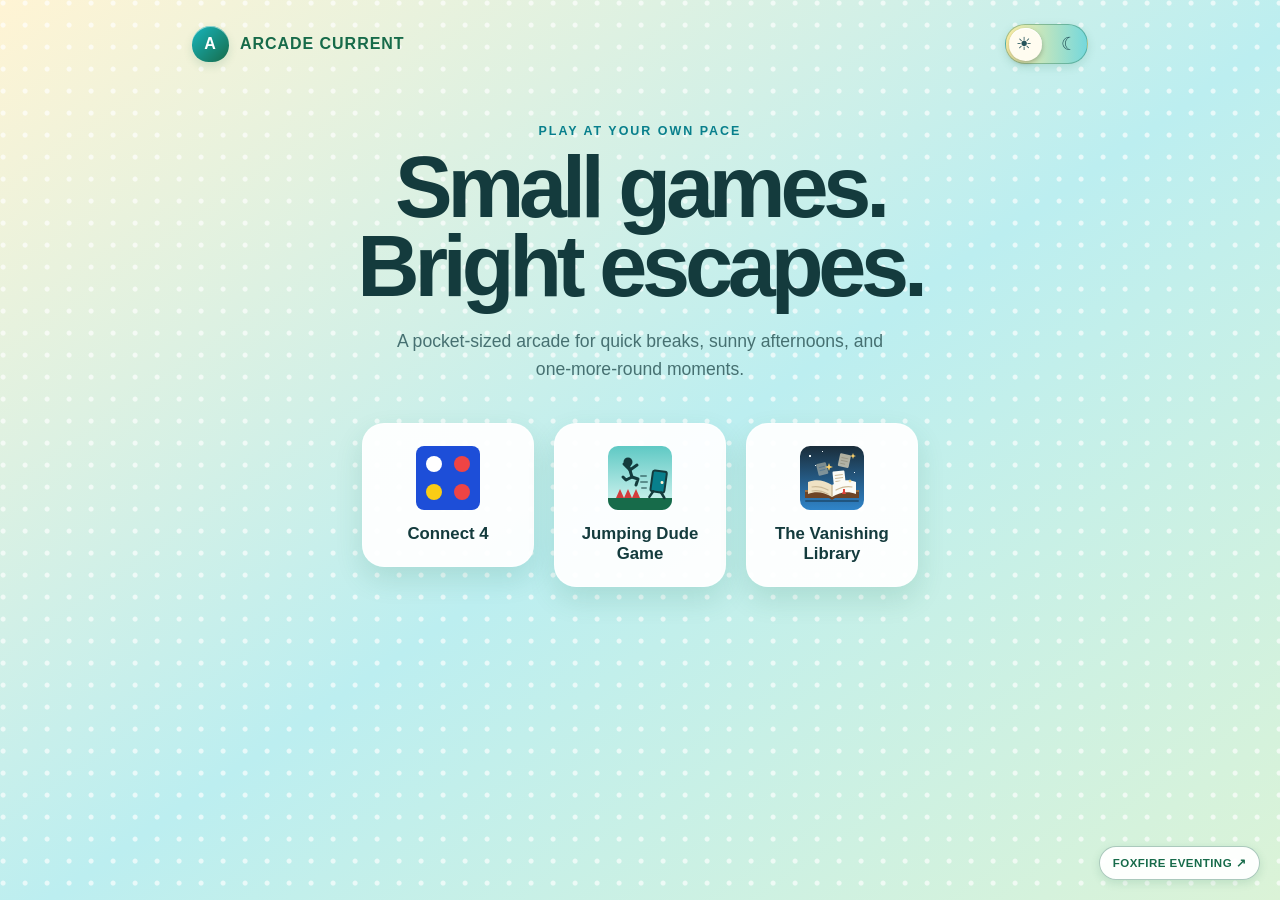
<file: index.html>
<!DOCTYPE html>
<!-- a comment -->
<html lang="en" data-theme="light">
<head>
  <meta charset="UTF-8">
  <meta name="viewport" content="width=device-width, initial-scale=1">
  <meta name="theme-color" content="#e9f7ed">
  <title>Arcade Current</title>
  <script src="assets/theme.js"></script>
  <link rel="stylesheet" href="assets/site.css">
</head>
<body>
  <header class="site-header">
    <a class="brand" href="index.html"><span class="brand-mark" aria-hidden="true">A</span> Arcade Current</a>
    <button class="theme-toggle" type="button" aria-label="Switch color theme">
      <span class="theme-icon" aria-hidden="true">☀</span>
      <span class="theme-icon" aria-hidden="true">☾</span>
      <span class="theme-thumb" aria-hidden="true"></span>
    </button>
  </header>
  <main>
    <p class="eyebrow">Play at your own pace</p>
    <h1>Small games.<br>Bright escapes.</h1>
    <p class="intro">A pocket-sized arcade for quick breaks, sunny afternoons, and one-more-round moments.</p>
    <ul class="games">
      <!-- GAMES LIST: add one <li> per game, keep alphabetical -->
      <li><a href="games/connect4/index.html"><img src="games/connect4/icon.svg" alt="Connect 4 icon"><span>Connect 4</span></a></li>
      <li><a href="games/jumping-dude/index.html"><img src="games/jumping-dude/icon.svg" alt="Jumping Dude Game icon"><span>Jumping Dude Game</span></a></li>
      <li><a href="games/vanishing-library/index.html"><img src="games/vanishing-library/icon.svg" alt="The Vanishing Library icon"><span>The Vanishing Library</span></a></li>
    </ul>
  </main>
  <a class="foxfire-link" href="foxfire/index.html">Foxfire Eventing <span aria-hidden="true">↗</span></a>
</body>
</html>
</file>
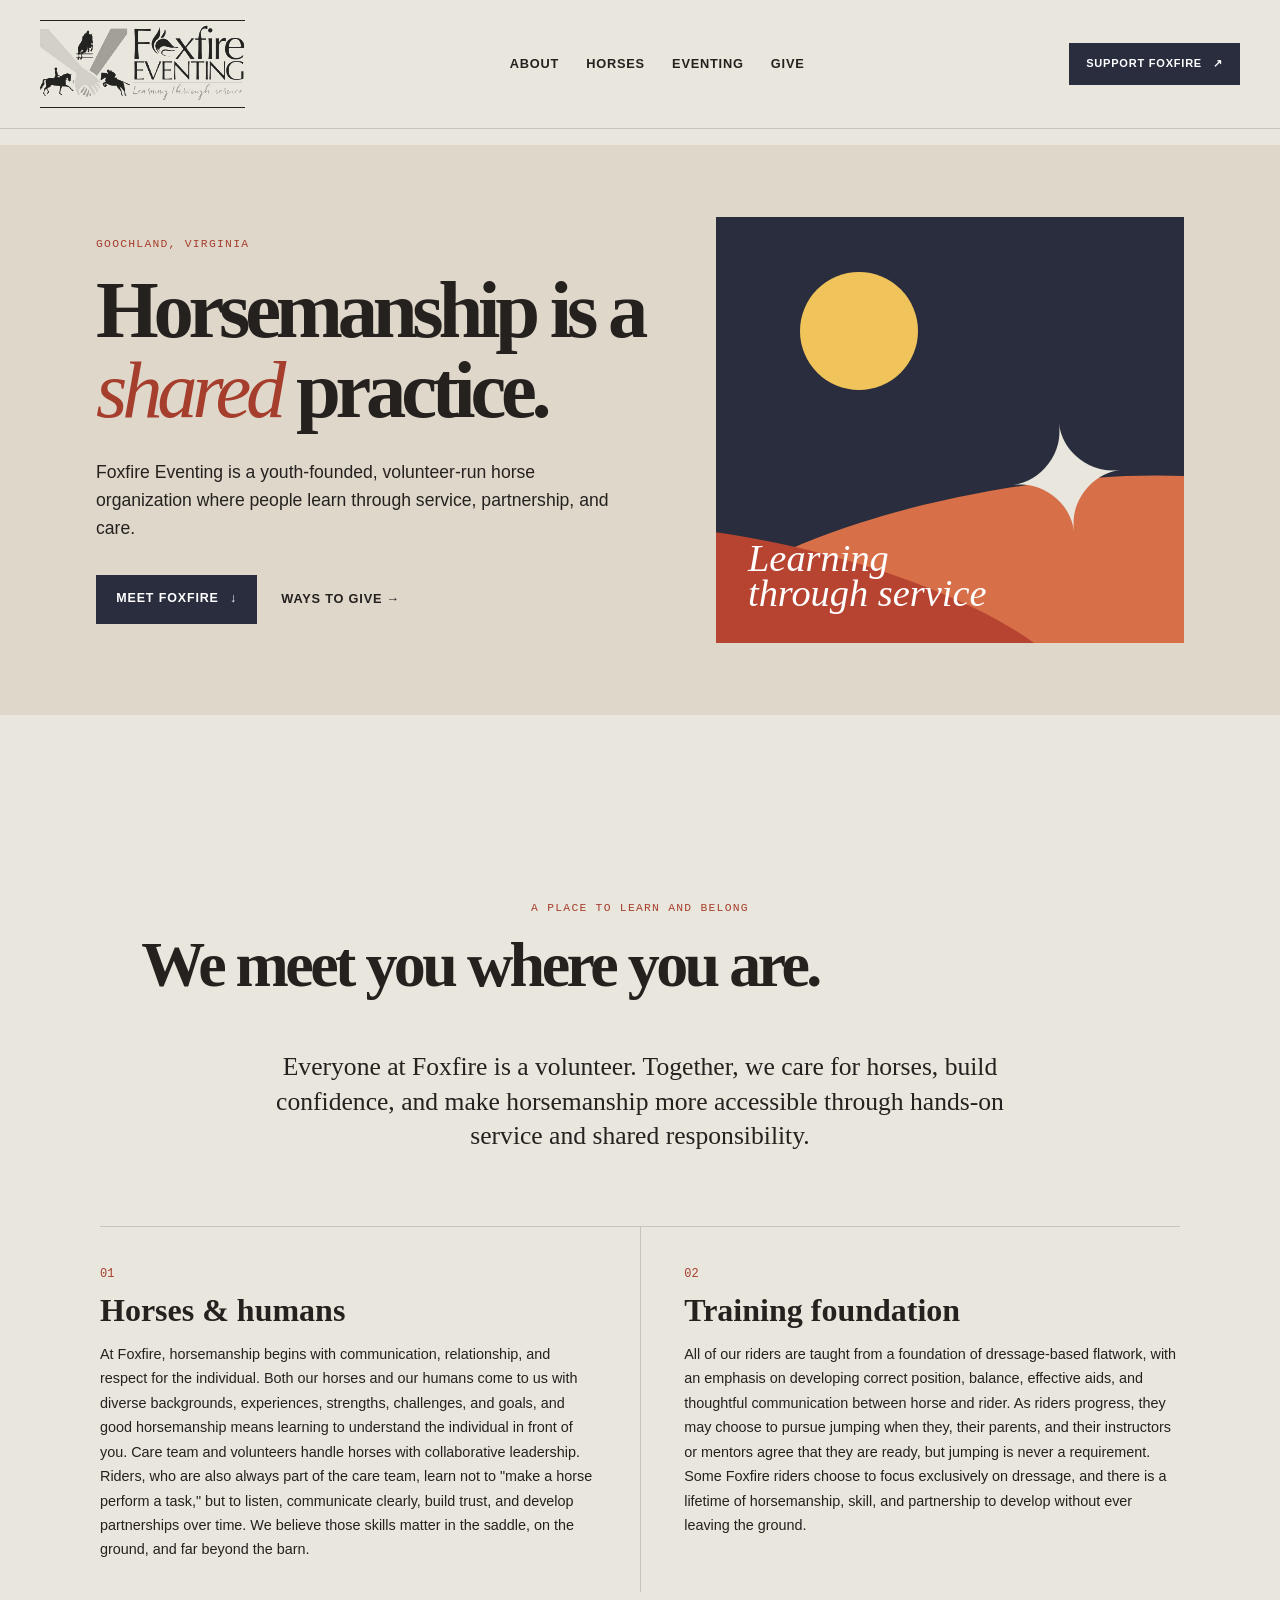
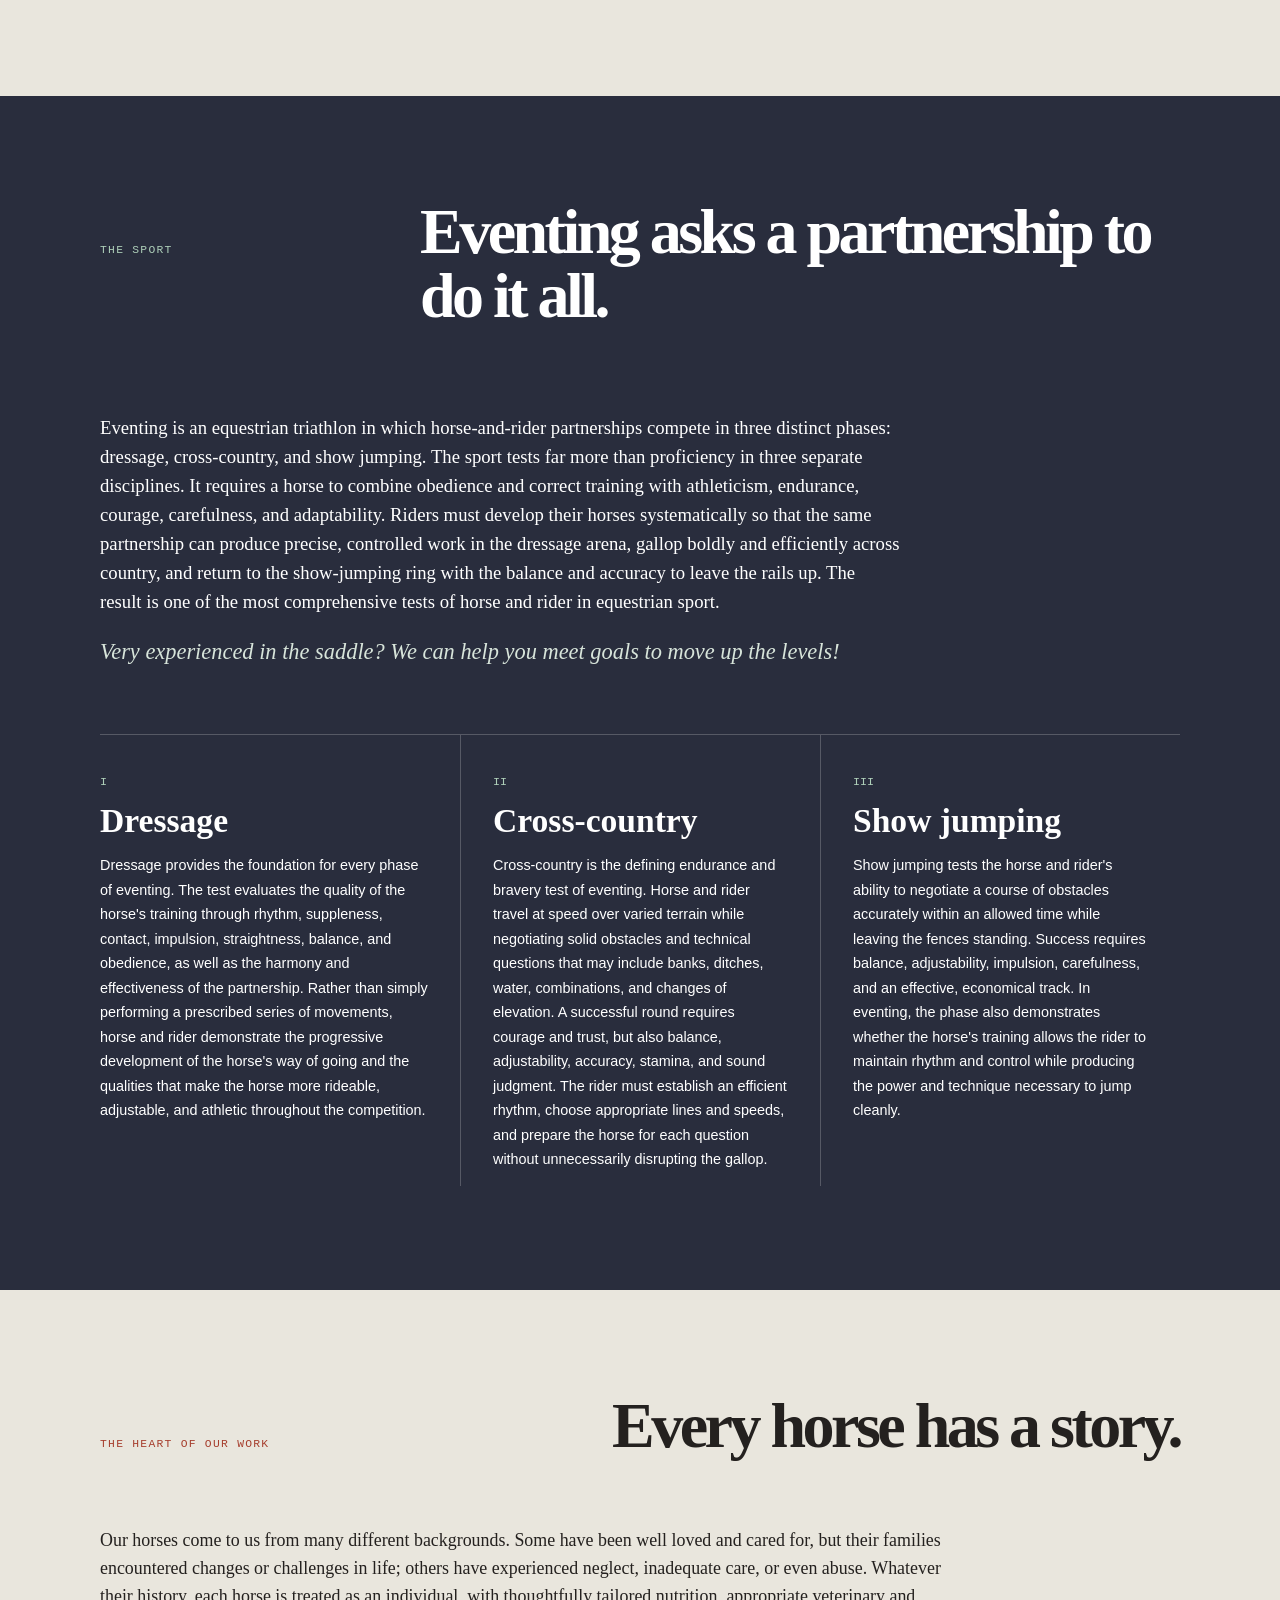
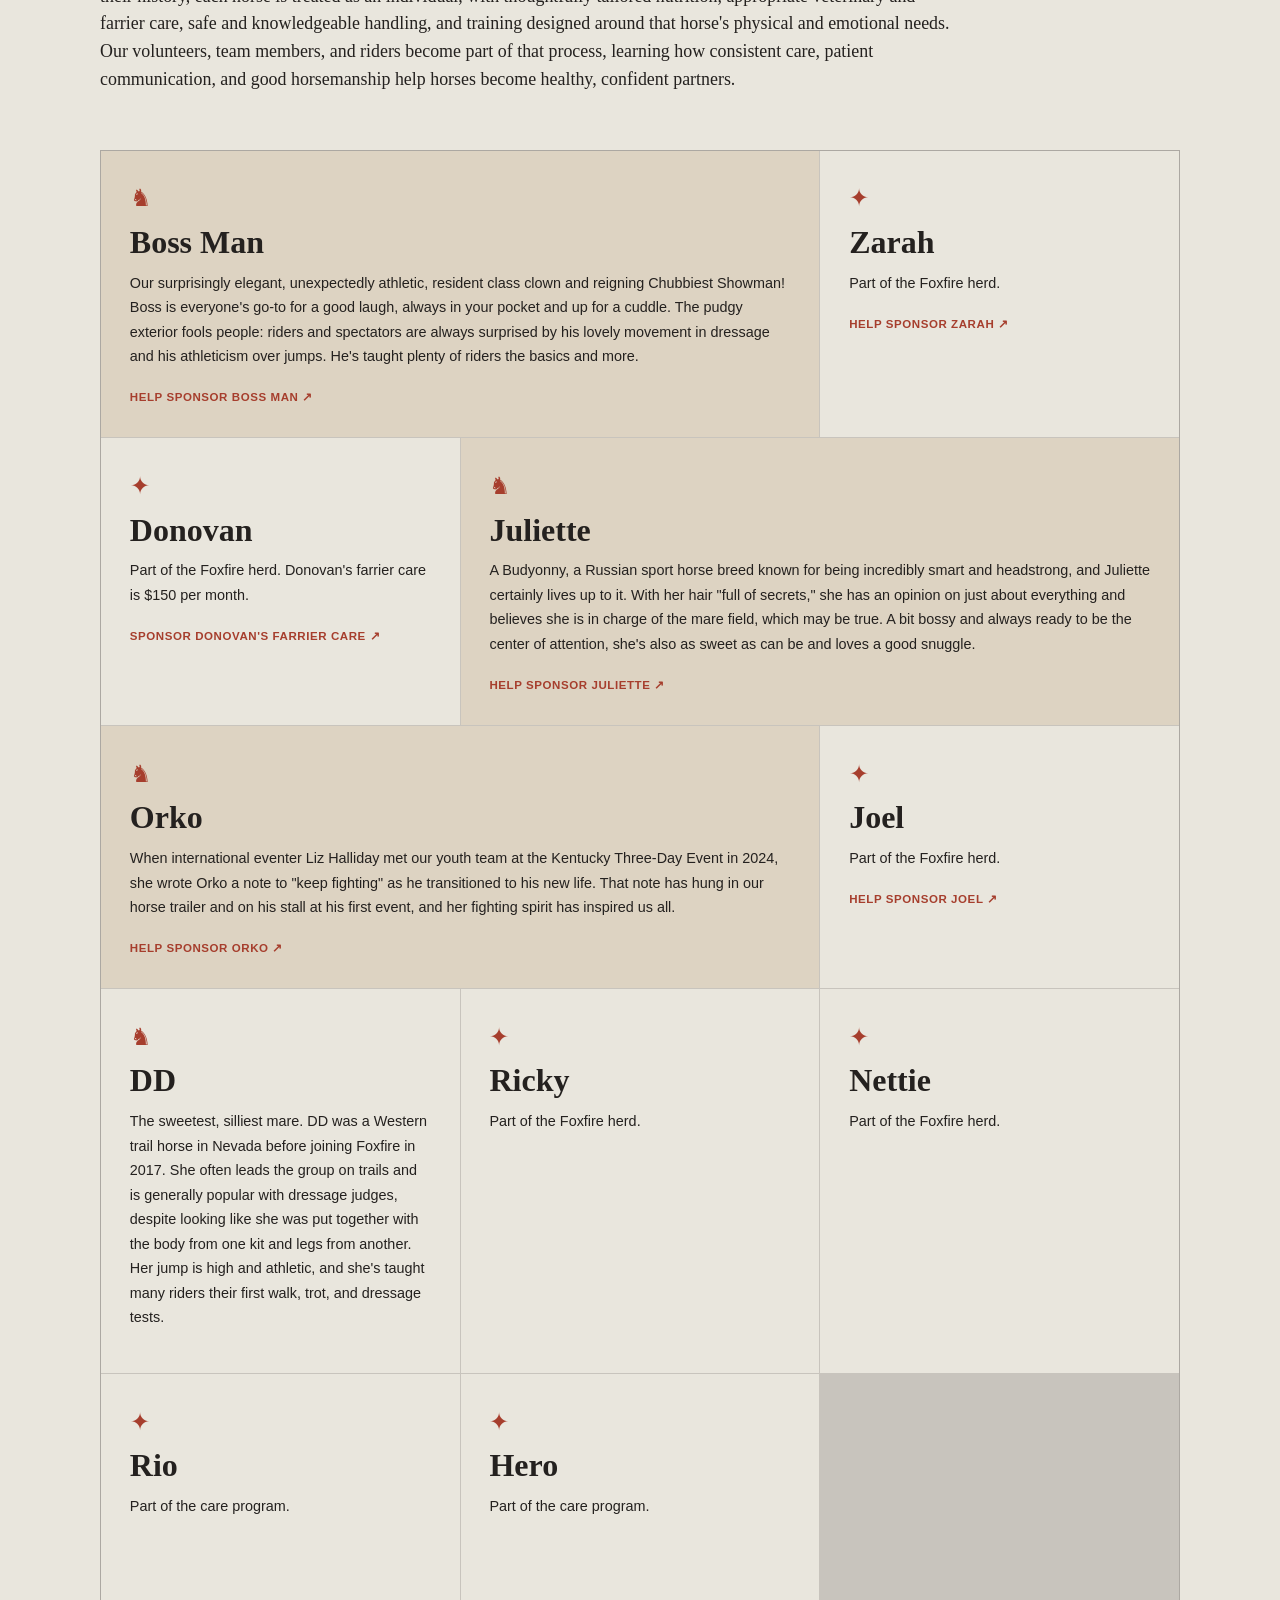
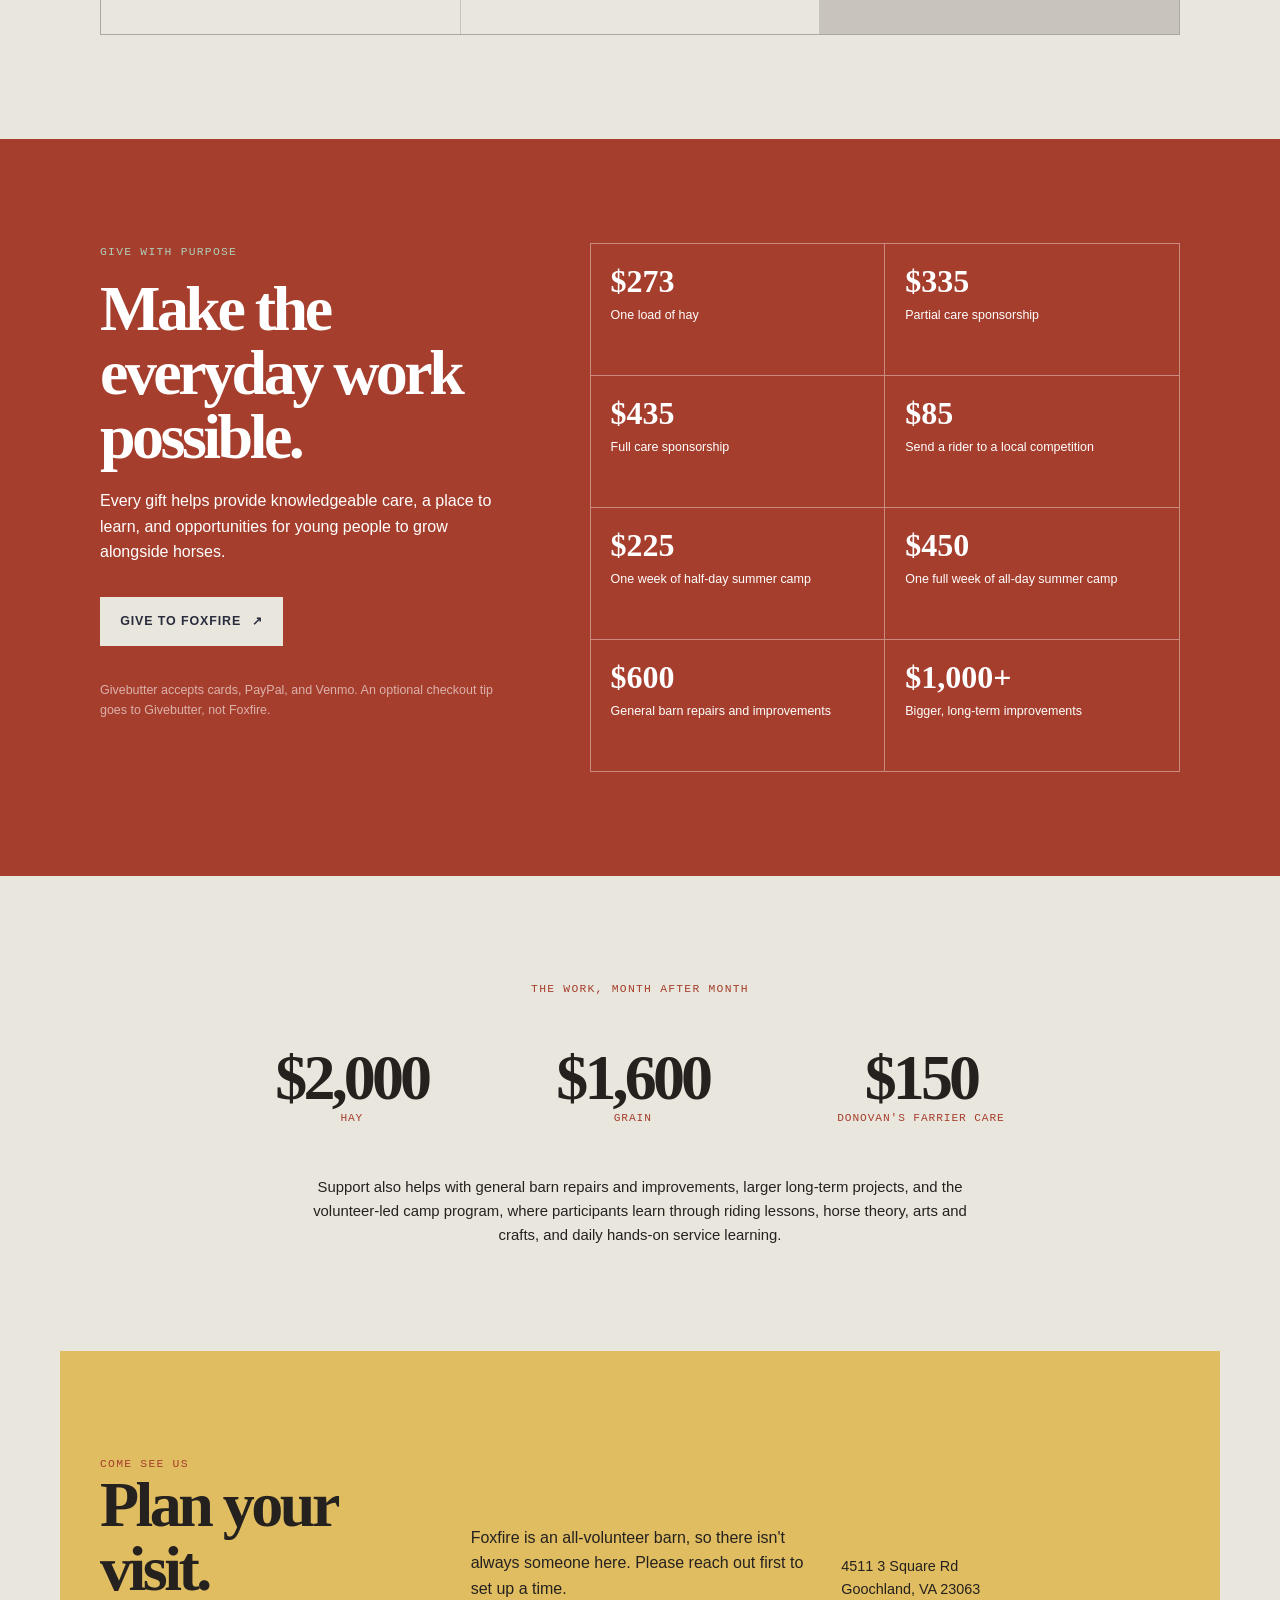
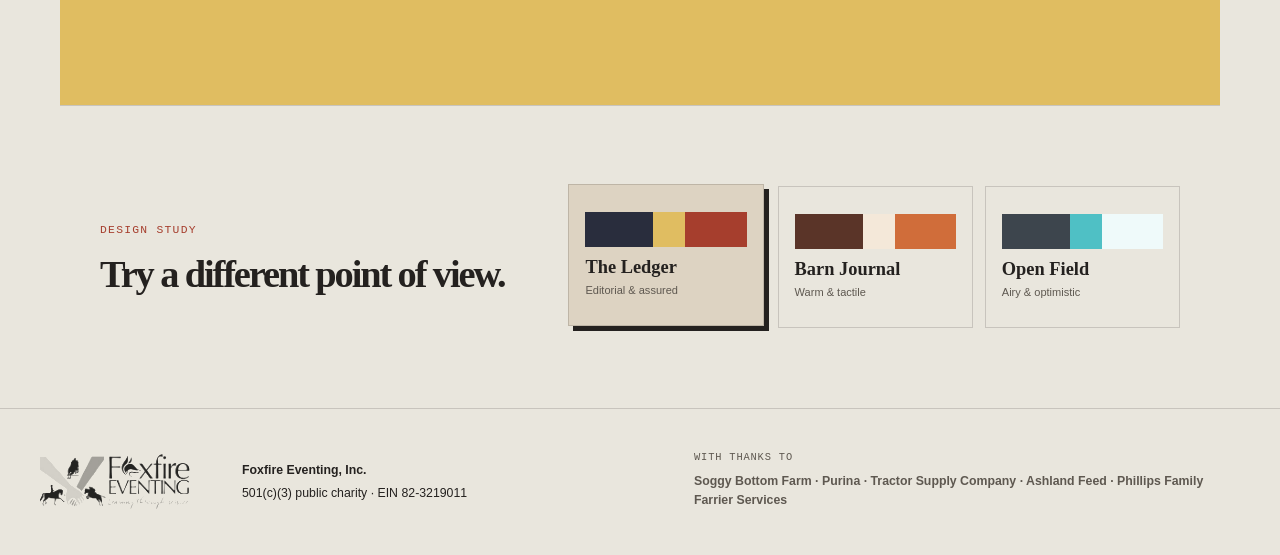
<file: foxfire/index.html>
<!DOCTYPE html>
<html lang="en" data-theme="light">
<head>
  <meta charset="UTF-8">
  <meta name="viewport" content="width=device-width, initial-scale=1">
  <meta name="description" content="Foxfire Eventing is a youth-founded, volunteer-run horse organization in Goochland, Virginia.">
  <meta name="theme-color" content="#f4f1e9">
  <title>Foxfire Eventing | Learning through service</title>
  <link rel="stylesheet" href="../assets/foxfire.css">
</head>
<body data-look="ledger">
  <a class="skip-link" href="#main-content">Skip to content</a>
  <header class="site-header">
    <a class="brand" href="#" aria-label="Foxfire Eventing home">
      <img src="../assets/foxfire/campaign-cover.jpeg" alt="Foxfire Eventing: Learning through service">
    </a>
    <nav aria-label="Main navigation">
      <a href="#about">About</a>
      <a href="#horses">Horses</a>
      <a href="#eventing">Eventing</a>
      <a href="#give">Give</a>
    </nav>
    <a class="button button-small" href="https://givebutter.com/PwZth7">Support Foxfire <span aria-hidden="true">↗</span></a>
  </header>

  <main id="main-content">
    <section class="hero" aria-labelledby="hero-heading">
      <div class="hero-copy">
        <p class="eyebrow">Goochland, Virginia</p>
        <h1 id="hero-heading">Horsemanship is a<br><em>shared</em> practice.</h1>
        <p class="hero-intro">Foxfire Eventing is a youth-founded, volunteer-run horse organization where people learn through service, partnership, and care.</p>
        <div class="actions">
          <a class="button" href="#about">Meet Foxfire <span aria-hidden="true">↓</span></a>
          <a class="text-link" href="#give">Ways to give <span aria-hidden="true">→</span></a>
        </div>
      </div>
      <div class="hero-art" aria-hidden="true">
        <div class="sun"></div>
        <div class="field field-one"></div>
        <div class="field field-two"></div>
        <div class="horse-mark">✦</div>
        <p>Learning<br>through service</p>
      </div>
    </section>

    <section class="statement" id="about" aria-labelledby="about-heading">
      <p class="eyebrow">A place to learn and belong</p>
      <h2 id="about-heading">We meet you where you are.</h2>
      <p class="lead">Everyone at Foxfire is a volunteer. Together, we care for horses, build confidence, and make horsemanship more accessible through hands-on service and shared responsibility.</p>
      <div class="value-grid">
        <article>
          <span class="value-number">01</span>
          <h3>Horses &amp; humans</h3>
          <p>At Foxfire, horsemanship begins with communication, relationship, and respect for the individual. Both our horses and our humans come to us with diverse backgrounds, experiences, strengths, challenges, and goals, and good horsemanship means learning to understand the individual in front of you. Care team and volunteers handle horses with collaborative leadership. Riders, who are also always part of the care team, learn not to "make a horse perform a task," but to listen, communicate clearly, build trust, and develop partnerships over time. We believe those skills matter in the saddle, on the ground, and far beyond the barn.</p>
        </article>
        <article>
          <span class="value-number">02</span>
          <h3>Training foundation</h3>
          <p>All of our riders are taught from a foundation of dressage-based flatwork, with an emphasis on developing correct position, balance, effective aids, and thoughtful communication between horse and rider. As riders progress, they may choose to pursue jumping when they, their parents, and their instructors or mentors agree that they are ready, but jumping is never a requirement. Some Foxfire riders choose to focus exclusively on dressage, and there is a lifetime of horsemanship, skill, and partnership to develop without ever leaving the ground.</p>
        </article>
      </div>
    </section>

    <section class="eventing-section" id="eventing" aria-labelledby="eventing-heading">
      <div class="section-heading">
        <p class="eyebrow">The sport</p>
        <h2 id="eventing-heading">Eventing asks a partnership to do it all.</h2>
      </div>
      <div class="eventing-copy">
        <p>Eventing is an equestrian triathlon in which horse-and-rider partnerships compete in three distinct phases: dressage, cross-country, and show jumping. The sport tests far more than proficiency in three separate disciplines. It requires a horse to combine obedience and correct training with athleticism, endurance, courage, carefulness, and adaptability. Riders must develop their horses systematically so that the same partnership can produce precise, controlled work in the dressage arena, gallop boldly and efficiently across country, and return to the show-jumping ring with the balance and accuracy to leave the rails up. The result is one of the most comprehensive tests of horse and rider in equestrian sport.</p>
        <p class="experienced">Very experienced in the saddle? We can help you meet goals to move up the levels!</p>
      </div>
      <div class="discipline-grid">
        <article>
          <span aria-hidden="true">I</span>
          <h3>Dressage</h3>
          <p>Dressage provides the foundation for every phase of eventing. The test evaluates the quality of the horse's training through rhythm, suppleness, contact, impulsion, straightness, balance, and obedience, as well as the harmony and effectiveness of the partnership. Rather than simply performing a prescribed series of movements, horse and rider demonstrate the progressive development of the horse's way of going and the qualities that make the horse more rideable, adjustable, and athletic throughout the competition.</p>
        </article>
        <article>
          <span aria-hidden="true">II</span>
          <h3>Cross-country</h3>
          <p>Cross-country is the defining endurance and bravery test of eventing. Horse and rider travel at speed over varied terrain while negotiating solid obstacles and technical questions that may include banks, ditches, water, combinations, and changes of elevation. A successful round requires courage and trust, but also balance, adjustability, accuracy, stamina, and sound judgment. The rider must establish an efficient rhythm, choose appropriate lines and speeds, and prepare the horse for each question without unnecessarily disrupting the gallop.</p>
        </article>
        <article>
          <span aria-hidden="true">III</span>
          <h3>Show jumping</h3>
          <p>Show jumping tests the horse and rider's ability to negotiate a course of obstacles accurately within an allowed time while leaving the fences standing. Success requires balance, adjustability, impulsion, carefulness, and an effective, economical track. In eventing, the phase also demonstrates whether the horse's training allows the rider to maintain rhythm and control while producing the power and technique necessary to jump cleanly.</p>
        </article>
      </div>
    </section>

    <section class="horses-section" id="horses" aria-labelledby="horses-heading">
      <div class="section-heading">
        <p class="eyebrow">The heart of our work</p>
        <h2 id="horses-heading">Every horse has a story.</h2>
      </div>
      <p class="horses-intro">Our horses come to us from many different backgrounds. Some have been well loved and cared for, but their families encountered changes or challenges in life; others have experienced neglect, inadequate care, or even abuse. Whatever their history, each horse is treated as an individual, with thoughtfully tailored nutrition, appropriate veterinary and farrier care, safe and knowledgeable handling, and training designed around that horse's physical and emotional needs. Our volunteers, team members, and riders become part of that process, learning how consistent care, patient communication, and good horsemanship help horses become healthy, confident partners.</p>
      <div class="horse-grid">
        <article class="horse-card feature-card"><div class="horse-symbol" aria-hidden="true">♞</div><h3>Boss Man</h3><p>Our surprisingly elegant, unexpectedly athletic, resident class clown and reigning Chubbiest Showman! Boss is everyone's go-to for a good laugh, always in your pocket and up for a cuddle. The pudgy exterior fools people: riders and spectators are always surprised by his lovely movement in dressage and his athleticism over jumps. He's taught plenty of riders the basics and more.</p><a href="https://givebutter.com/PwZth7?amount=335">Help sponsor Boss Man <span aria-hidden="true">↗</span></a></article>
        <article class="horse-card"><div class="horse-symbol" aria-hidden="true">✦</div><h3>Zarah</h3><p>Part of the Foxfire herd.</p><a href="https://givebutter.com/PwZth7?amount=335">Help sponsor Zarah <span aria-hidden="true">↗</span></a></article>
        <article class="horse-card"><div class="horse-symbol" aria-hidden="true">✦</div><h3>Donovan</h3><p>Part of the Foxfire herd. Donovan's farrier care is $150 per month.</p><a href="https://givebutter.com/PwZth7?amount=150">Sponsor Donovan's farrier care <span aria-hidden="true">↗</span></a></article>
        <article class="horse-card feature-card"><div class="horse-symbol" aria-hidden="true">♞</div><h3>Juliette</h3><p>A Budyonny, a Russian sport horse breed known for being incredibly smart and headstrong, and Juliette certainly lives up to it. With her hair "full of secrets," she has an opinion on just about everything and believes she is in charge of the mare field, which may be true. A bit bossy and always ready to be the center of attention, she's also as sweet as can be and loves a good snuggle.</p><a href="https://givebutter.com/PwZth7?amount=335">Help sponsor Juliette <span aria-hidden="true">↗</span></a></article>
        <article class="horse-card feature-card"><div class="horse-symbol" aria-hidden="true">♞</div><h3>Orko</h3><p>When international eventer Liz Halliday met our youth team at the Kentucky Three-Day Event in 2024, she wrote Orko a note to "keep fighting" as he transitioned to his new life. That note has hung in our horse trailer and on his stall at his first event, and her fighting spirit has inspired us all.</p><a href="https://givebutter.com/PwZth7?amount=335">Help sponsor Orko <span aria-hidden="true">↗</span></a></article>
        <article class="horse-card"><div class="horse-symbol" aria-hidden="true">✦</div><h3>Joel</h3><p>Part of the Foxfire herd.</p><a href="https://givebutter.com/PwZth7?amount=335">Help sponsor Joel <span aria-hidden="true">↗</span></a></article>
        <article class="horse-card"><div class="horse-symbol" aria-hidden="true">♞</div><h3>DD</h3><p>The sweetest, silliest mare. DD was a Western trail horse in Nevada before joining Foxfire in 2017. She often leads the group on trails and is generally popular with dressage judges, despite looking like she was put together with the body from one kit and legs from another. Her jump is high and athletic, and she's taught many riders their first walk, trot, and dressage tests.</p></article>
        <article class="horse-card"><div class="horse-symbol" aria-hidden="true">✦</div><h3>Ricky</h3><p>Part of the Foxfire herd.</p></article>
        <article class="horse-card"><div class="horse-symbol" aria-hidden="true">✦</div><h3>Nettie</h3><p>Part of the Foxfire herd.</p></article>
        <article class="horse-card"><div class="horse-symbol" aria-hidden="true">✦</div><h3>Rio</h3><p>Part of the care program.</p></article>
        <article class="horse-card"><div class="horse-symbol" aria-hidden="true">✦</div><h3>Hero</h3><p>Part of the care program.</p></article>
      </div>
    </section>

    <section class="give-section" id="give" aria-labelledby="give-heading">
      <div class="give-intro">
        <p class="eyebrow">Give with purpose</p>
        <h2 id="give-heading">Make the everyday work possible.</h2>
        <p>Every gift helps provide knowledgeable care, a place to learn, and opportunities for young people to grow alongside horses.</p>
        <a class="button button-light" href="https://givebutter.com/PwZth7">Give to Foxfire <span aria-hidden="true">↗</span></a>
        <p class="giving-note">Givebutter accepts cards, PayPal, and Venmo. An optional checkout tip goes to Givebutter, not Foxfire.</p>
      </div>
      <div class="giving-options">
        <a href="https://givebutter.com/PwZth7?amount=273"><strong>$273</strong><span>One load of hay</span></a>
        <a href="https://givebutter.com/PwZth7?amount=335"><strong>$335</strong><span>Partial care sponsorship</span></a>
        <a href="https://givebutter.com/PwZth7?amount=435"><strong>$435</strong><span>Full care sponsorship</span></a>
        <a href="https://givebutter.com/PwZth7?amount=85"><strong>$85</strong><span>Send a rider to a local competition</span></a>
        <a href="https://givebutter.com/PwZth7?amount=225"><strong>$225</strong><span>One week of half-day summer camp</span></a>
        <a href="https://givebutter.com/PwZth7?amount=450"><strong>$450</strong><span>One full week of all-day summer camp</span></a>
        <a href="https://givebutter.com/PwZth7?amount=600"><strong>$600</strong><span>General barn repairs and improvements</span></a>
        <a href="https://givebutter.com/PwZth7?amount=1000"><strong>$1,000+</strong><span>Bigger, long-term improvements</span></a>
      </div>
    </section>

    <section class="care-section" aria-label="Monthly care needs">
      <p class="eyebrow">The work, month after month</p>
      <div class="care-numbers">
        <p><strong>$2,000</strong><span>Hay</span></p>
        <p><strong>$1,600</strong><span>Grain</span></p>
        <p><strong>$150</strong><span>Donovan's farrier care</span></p>
      </div>
      <p class="care-detail">Support also helps with general barn repairs and improvements, larger long-term projects, and the volunteer-led camp program, where participants learn through riding lessons, horse theory, arts and crafts, and daily hands-on service learning.</p>
    </section>

    <section class="visit-section">
      <div><p class="eyebrow">Come see us</p><h2>Plan your visit.</h2></div>
      <p>Foxfire is an all-volunteer barn, so there isn't always someone here. Please reach out first to set up a time.</p>
      <address>4511 3 Square Rd<br>Goochland, VA 23063</address>
    </section>
  </main>

  <aside class="look-switcher" aria-labelledby="look-switcher-title">
    <div>
      <p class="eyebrow">Design study</p>
      <h2 id="look-switcher-title">Try a different point of view.</h2>
    </div>
    <div class="look-options" role="group" aria-label="Choose a visual direction">
      <button type="button" data-look-choice="ledger" aria-pressed="true"><span class="look-swatch ledger-swatch"></span><strong>The Ledger</strong><small>Editorial &amp; assured</small></button>
      <button type="button" data-look-choice="journal" aria-pressed="false"><span class="look-swatch journal-swatch"></span><strong>Barn Journal</strong><small>Warm &amp; tactile</small></button>
      <button type="button" data-look-choice="signal" aria-pressed="false"><span class="look-swatch signal-swatch"></span><strong>Open Field</strong><small>Airy &amp; optimistic</small></button>
    </div>
  </aside>

  <footer>
    <img src="../assets/foxfire/campaign-cover.jpeg" alt="Foxfire Eventing">
    <div><strong>Foxfire Eventing, Inc.</strong><span>501(c)(3) public charity · EIN 82-3219011</span></div>
    <div class="partners"><span>With thanks to</span><strong>Soggy Bottom Farm · Purina · Tractor Supply Company · Ashland Feed · Phillips Family Farrier Services</strong></div>
  </footer>
  <script src="../assets/foxfire-look-switcher.js"></script>
</body>
</html>
</file>
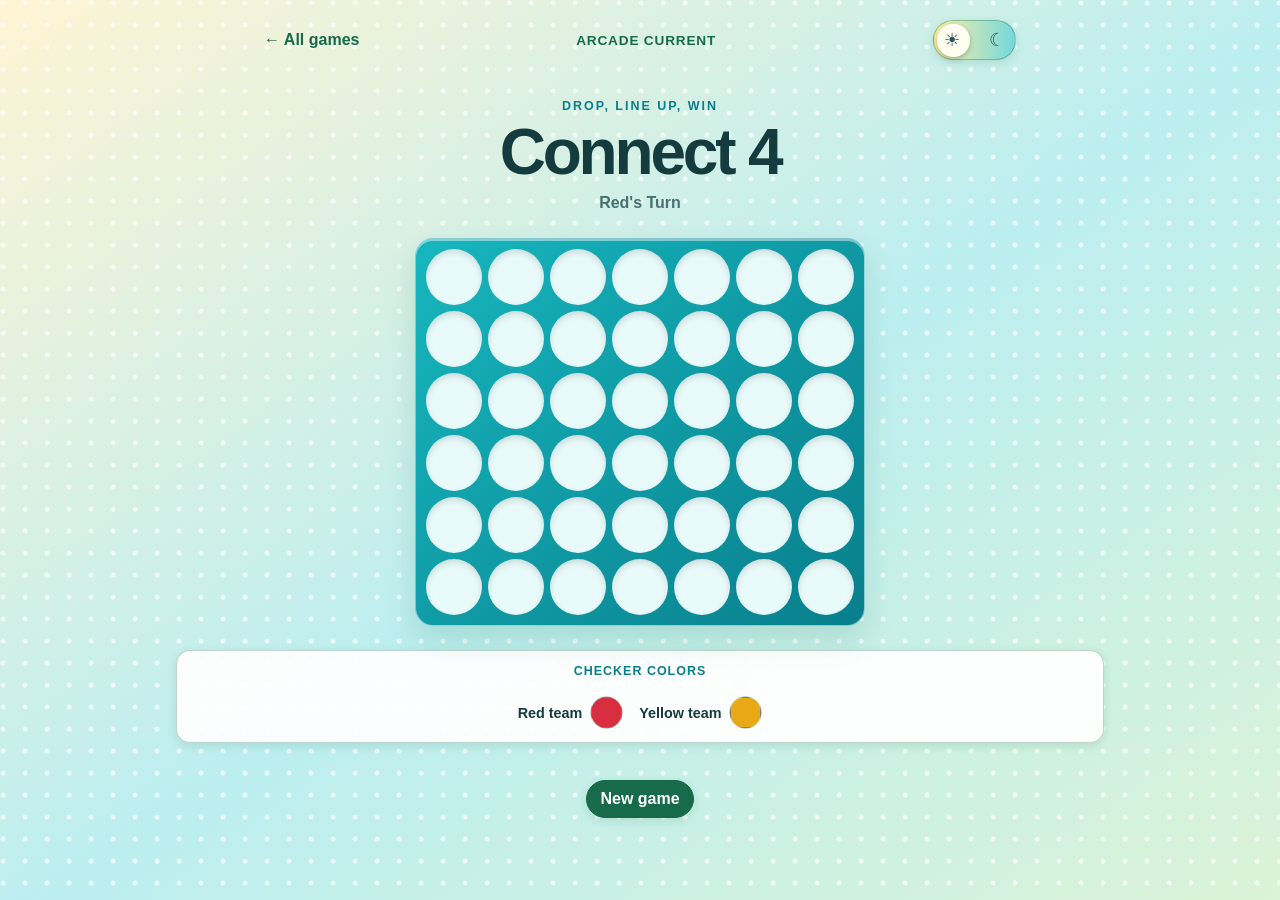
<file: games/connect4/index.html>
<!DOCTYPE html>
<html lang="en" data-theme="light">
<head>
  <meta charset="UTF-8">
  <meta name="viewport" content="width=device-width, initial-scale=1">
  <meta name="theme-color" content="#e9f7ed">
  <title>Connect 4 | Arcade Current</title>
  <script src="../../assets/theme.js"></script>
  <link rel="stylesheet" href="../../assets/site.css">
  <link rel="stylesheet" href="game.css">
</head>
<body class="game-page">
  <header class="site-header game-header">
    <a class="back" href="../../index.html">&larr; All games</a>
    <a class="brand" href="../../index.html">Arcade Current</a>
    <button class="theme-toggle" type="button" aria-label="Switch color theme">
      <span class="theme-icon" aria-hidden="true">☀</span>
      <span class="theme-icon" aria-hidden="true">☾</span>
      <span class="theme-thumb" aria-hidden="true"></span>
    </button>
  </header>
  <main>
    <p class="eyebrow">Drop, line up, win</p>
    <h1>Connect 4</h1>
    <p id="status"></p>
    <div id="board"></div>
    <div class="team-colors" role="group" aria-labelledby="checker-colors-title">
      <p id="checker-colors-title" class="team-colors-title">Checker colors</p>
      <label class="team-color" for="red-color">Red team <input id="red-color" data-checker="red" type="color" value="#d82e3f"></label>
      <label class="team-color" for="yellow-color">Yellow team <input id="yellow-color" data-checker="yellow" type="color" value="#e9a916"></label>
    </div>
    <p><button id="reset" class="primary-button">New game</button></p>
  </main>
  <script src="game.js"></script>
</body>
</html>
</file>
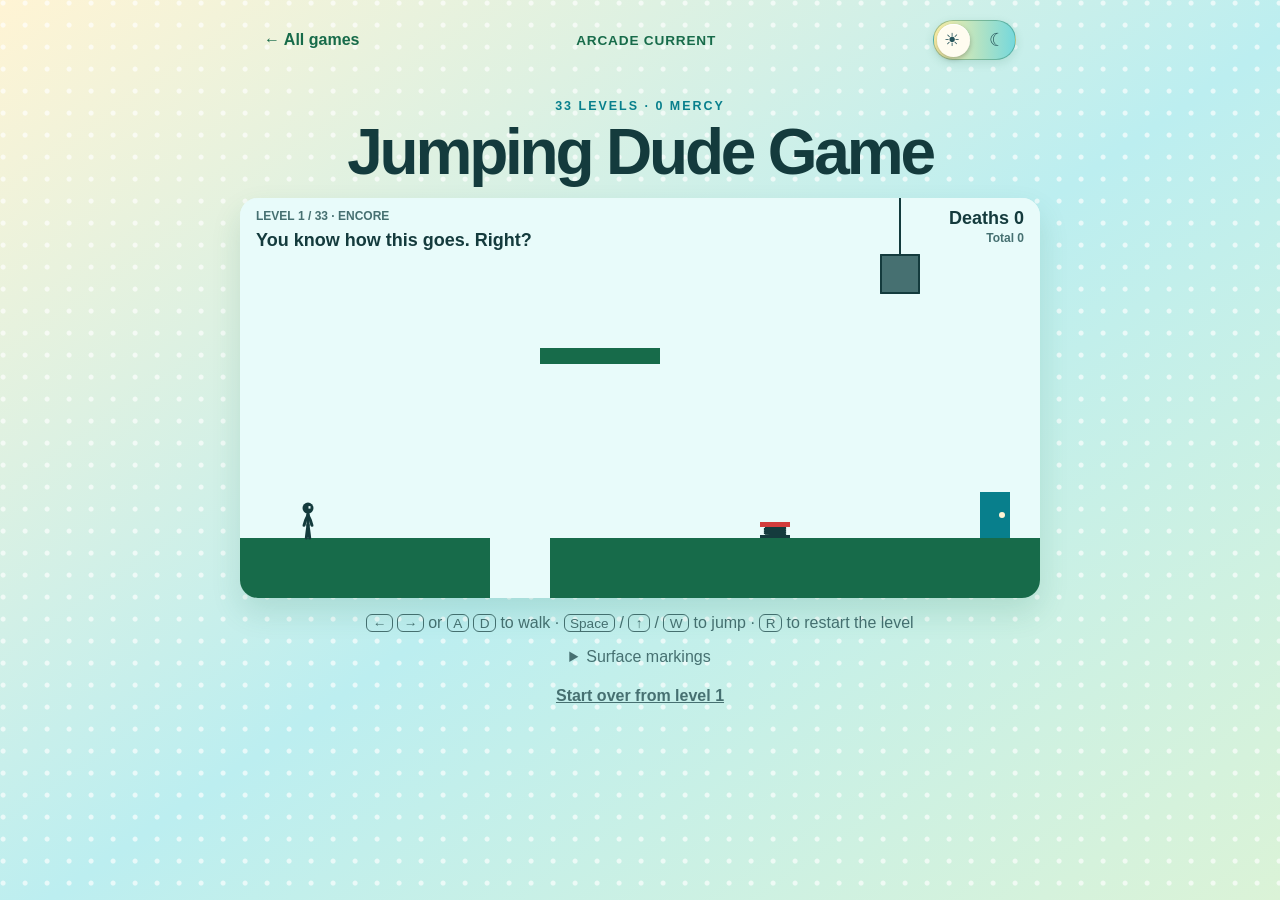
<file: games/jumping-dude/index.html>
<!DOCTYPE html>
<html lang="en" data-theme="light">
<head>
  <meta charset="UTF-8">
  <meta name="viewport" content="width=device-width, initial-scale=1">
  <meta name="theme-color" content="#e9f7ed">
  <title>Jumping Dude Game | Arcade Current</title>
  <script src="../../assets/theme.js"></script>
  <link rel="stylesheet" href="../../assets/site.css">
  <link rel="stylesheet" href="game.css">
</head>
<body class="game-page">
  <header class="site-header game-header">
    <a class="back" href="../../index.html">&larr; All games</a>
    <a class="brand" href="../../index.html">Arcade Current</a>
    <button class="theme-toggle" type="button" aria-label="Switch color theme">
      <span class="theme-icon" aria-hidden="true">☀</span>
      <span class="theme-icon" aria-hidden="true">☾</span>
      <span class="theme-thumb" aria-hidden="true"></span>
    </button>
  </header>
  <main>
    <p class="eyebrow"><span id="level-count"></span> levels &middot; 0 mercy</p>
    <h1>Jumping Dude Game</h1>
    <p id="message" class="sr-only" aria-live="polite"></p>
    <div class="stage-wrap">
      <canvas id="stage" width="800" height="400" tabindex="-1" aria-label="Jumping Dude game"></canvas>
      <div id="win" class="win" hidden>
        <p id="win-title" class="eyebrow"></p>
        <h2 id="win-quip"></h2>
        <p id="win-deaths"></p>
        <button id="next" class="primary-button" type="button">Next level &rarr;</button>
      </div>
    </div>
    <p class="keys">
      <kbd>&larr;</kbd> <kbd>&rarr;</kbd> or <kbd>A</kbd> <kbd>D</kbd> to walk &middot;
      <kbd>Space</kbd> / <kbd>&uarr;</kbd> / <kbd>W</kbd> to jump &middot;
      <kbd>R</kbd> to restart the level
    </p>
    <details class="surface-guide">
      <summary>Surface markings</summary>
      <p>D: delayed jump &middot; S: sticky</p>
    </details>
    <p><button id="start-over" class="text-button" type="button">Start over from level 1</button></p>
  </main>
  <script src="levels.js"></script>
  <script src="surfaces.js"></script>
  <script src="game.js"></script>
</body>
</html>
</file>
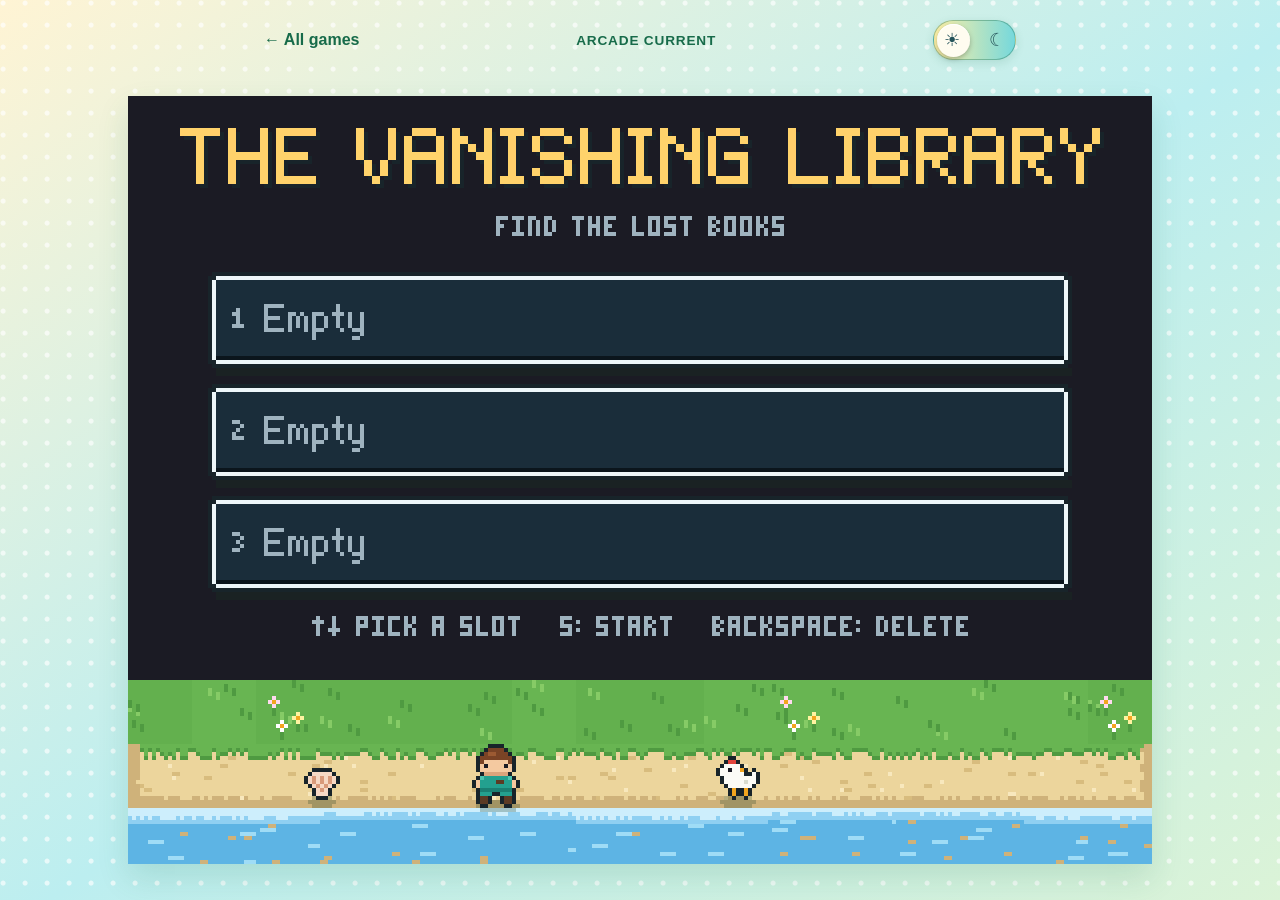
<file: games/vanishing-library/index.html>
<!DOCTYPE html>
<html lang="en" data-theme="light">
<head>
  <meta charset="UTF-8">
  <meta name="viewport" content="width=device-width, initial-scale=1">
  <meta name="theme-color" content="#e9f7ed">
  <title>The Vanishing Library | Arcade Current</title>
  <script src="../../assets/theme.js"></script>
  <link rel="stylesheet" href="../../assets/site.css">
  <link rel="stylesheet" href="game.css">
</head>
<body class="game-page">
  <header class="site-header game-header">
    <a class="back" href="../../index.html">&larr; All games</a>
    <a class="brand" href="../../index.html">Arcade Current</a>
    <button class="theme-toggle" type="button" aria-label="Switch color theme">
      <span class="theme-icon" aria-hidden="true">☀</span>
      <span class="theme-icon" aria-hidden="true">☾</span>
      <span class="theme-thumb" aria-hidden="true"></span>
    </button>
  </header>
  <main>
    <canvas id="game" width="256" height="192" tabindex="0" aria-label="The Vanishing Library game screen"></canvas>
  </main>
  <script src="manifest.js"></script>
  <script>
    // Classic scripts, in manifest order, so the page works from file://.
    for (const src of VL.scriptFiles()) {
      const script = document.createElement('script');
      script.src = src;
      script.async = false;
      document.body.appendChild(script);
    }
  </script>
</body>
</html>
</file>
<file: assets/site.css>
:root {
  color-scheme: light;
  --sand: #fff4d4;
  --aqua: #087f8c;
  --aqua-bright: #17b6be;
  --palm: #176b4a;
  --ink: #143b3d;
  --muted: #467071;
  --card: #fffffff0;
  --shadow: #176b4a24;
}

[data-theme="dark"] {
  color-scheme: dark;
  --sand: #10171d;
  --aqua: #74d6dd;
  --aqua-bright: #a3f3f1;
  --palm: #9cb6c1;
  --ink: #eef7fa;
  --muted: #aec2ca;
  --card: #202c35e8;
  --shadow: #00000080;
}

* {
  box-sizing: border-box;
}

body {
  min-height: 100vh;
  margin: 0;
  font-family: "Trebuchet MS", "Avenir Next", sans-serif;
  color: var(--ink);
  background:
    radial-gradient(circle at 14% 14%, #ffffffa6 0 2px, transparent 3px) 0 0 / 22px 22px,
    linear-gradient(145deg, var(--sand), #bceef0 52%, #dbf3d7);
  transition: background .25s ease, color .25s ease;
}

[data-theme="dark"] body {
  background:
    linear-gradient(115deg, #ffffff12 0 1px, transparent 1px 9px),
    linear-gradient(145deg, #111a22, #283842 48%, #10161b);
}

.site-header {
  max-width: 960px;
  margin: 0 auto;
  padding: 1.5rem 2rem .25rem;
  display: flex;
  align-items: center;
  justify-content: space-between;
}

.game-header {
  max-width: 800px;
  padding: 1.25rem 1.5rem;
}

.brand,
.back {
  color: var(--palm);
  font-weight: 800;
  text-decoration: none;
}

.brand {
  display: flex;
  align-items: center;
  gap: .7rem;
  font-weight: 900;
  letter-spacing: .06em;
  text-transform: uppercase;
}

.game-header .brand {
  font-size: .85rem;
}

.brand-mark {
  display: grid;
  place-items: center;
  width: 2.3rem;
  height: 2.3rem;
  border-radius: 50% 50% 45% 45%;
  color: #fff;
  background: linear-gradient(135deg, var(--aqua-bright), var(--palm));
  box-shadow: inset 0 1px #ffffff80, 0 4px 10px var(--shadow);
}

.primary-button {
  border: 1px solid color-mix(in srgb, var(--palm) 36%, transparent);
  border-radius: 999px;
  padding: .55rem .85rem;
  background: var(--card);
  color: var(--ink);
  font: inherit;
  font-weight: 700;
  cursor: pointer;
  box-shadow: 0 3px 10px var(--shadow);
}

.primary-button:hover {
  transform: translateY(-1px);
}

.theme-toggle {
  position: relative;
  display: flex;
  align-items: center;
  justify-content: space-between;
  width: 5.2rem;
  height: 2.5rem;
  padding: .2rem .48rem;
  border: 1px solid color-mix(in srgb, var(--palm) 36%, transparent);
  border-radius: 999px;
  background: linear-gradient(90deg, #fff0a5, #75d8dc);
  color: #24535a;
  cursor: pointer;
  box-shadow: 0 3px 10px var(--shadow);
  transition: transform .2s ease, background .25s ease;
}

[data-theme="dark"] .theme-toggle {
  background: linear-gradient(90deg, #46606c, #111b23);
  color: #dff4f6;
}

.theme-toggle:hover {
  transform: translateY(-1px);
}

.theme-toggle:focus-visible {
  outline: 3px solid var(--aqua-bright);
  outline-offset: 3px;
}

.theme-icon {
  position: relative;
  z-index: 1;
  width: 1.35rem;
  font-size: 1.15rem;
  line-height: 1;
  text-align: center;
}

.theme-thumb {
  position: absolute;
  top: .2rem;
  left: .2rem;
  width: 2.05rem;
  height: 2.05rem;
  border-radius: 50%;
  background: #fffcf0;
  box-shadow: 0 2px 5px #0004, inset 0 1px #fff;
  transition: transform .25s ease, background .25s ease;
}

[data-theme="dark"] .theme-thumb {
  transform: translateX(2.75rem);
  background: #d5e1e7;
}

.primary-button {
  background: var(--palm);
  border-color: var(--palm);
  color: #fff;
}

main {
  max-width: 960px;
  margin: 0 auto;
  padding: 3.5rem 2rem 4rem;
  text-align: center;
}

.game-page main {
  padding: 1.2rem 1rem 3rem;
}

.eyebrow {
  margin: 0 0 .6rem;
  color: var(--aqua);
  font-size: .78rem;
  font-weight: 900;
  letter-spacing: .16em;
  text-transform: uppercase;
}

h1 {
  max-width: 760px;
  margin: 0 auto;
  font-size: clamp(2.8rem, 8vw, 5.4rem);
  line-height: .92;
  letter-spacing: -.06em;
}

.game-page h1 {
  font-size: clamp(2.4rem, 8vw, 4rem);
  letter-spacing: -.05em;
}

.intro {
  max-width: 500px;
  margin: 1.25rem auto 2.5rem;
  color: var(--muted);
  font-size: 1.1rem;
  line-height: 1.6;
}

.games {
  display: flex;
  flex-wrap: wrap;
  justify-content: center;
  gap: 1.25rem;
  max-width: 680px;
  margin: 0 auto;
  padding: 0;
  list-style: none;
}

.games a {
  display: flex;
  flex-direction: column;
  align-items: center;
  gap: .85rem;
  width: 172px;
  padding: 1.4rem 1rem;
  border: 1px solid #ffffff80;
  border-radius: 22px;
  background: var(--card);
  box-shadow: 0 12px 28px var(--shadow);
  color: var(--ink);
  font-size: 1.05rem;
  font-weight: 800;
  text-decoration: none;
  transition: transform .2s ease, box-shadow .2s ease;
}

.games a:hover {
  transform: translateY(-6px) rotate(-1deg);
  box-shadow: 0 18px 32px var(--shadow);
}

.games img {
  width: 64px;
  height: 64px;
}

.foxfire-link {
  position: fixed;
  right: 1.25rem;
  bottom: 1.25rem;
  padding: .55rem .8rem;
  border: 1px solid color-mix(in srgb, var(--palm) 36%, transparent);
  border-radius: 999px;
  background: var(--card);
  box-shadow: 0 3px 10px var(--shadow);
  color: var(--palm);
  font-size: .72rem;
  font-weight: 800;
  letter-spacing: .04em;
  text-decoration: none;
  text-transform: uppercase;
}

.foxfire-link:hover {
  transform: translateY(-1px);
}

@media (max-width: 520px) {
  .site-header,
  main {
    padding-left: 1rem;
    padding-right: 1rem;
  }

  .brand {
    font-size: .8rem;
  }

  .game-header .brand {
    display: none;
  }

  .foxfire-link {
    right: .75rem;
    bottom: .75rem;
  }
}
</file>
<file: assets/foxfire.css>
:root {
  --ink: #24211f;
  --evergreen: #292d3d;
  --sage: #b9a890;
  --mint: #ded7ca;
  --cream: #e9e6dd;
  --clay: #a63e2d;
  --line: #24211f2b;
  --hero-art: #292d3d;
  --hero-sun: #f0c45b;
  --hero-field-one: #d76f49;
  --hero-field-two: #b74431;
  --feature: #ddd3c2;
  --visit: #e0bd61;
  --quiet: #5e5850;
  --display: Georgia, "Times New Roman", serif;
  --body: "Avenir Next", Avenir, Helvetica, Arial, sans-serif;
}

* { box-sizing: border-box; }
html { scroll-behavior: smooth; }
body { margin: 0; background: var(--cream); color: var(--ink); font-family: var(--body); font-size: 16px; line-height: 1.6; }
a { color: inherit; }
.skip-link { left: -999px; position: absolute; top: 0; }
.skip-link:focus { left: 1rem; top: 1rem; z-index: 10; background: white; padding: .75rem 1rem; }

.site-header { max-width: 1320px; margin: 0 auto; padding: 1.25rem 2.5rem; display: flex; align-items: center; justify-content: space-between; gap: 2rem; border-bottom: 1px solid var(--line); }
.brand { width: 205px; display: block; padding: .2rem 0; border-top: 1px solid var(--ink); border-bottom: 1px solid var(--ink); }
.brand img, footer img { display: block; width: 100%; height: auto; mix-blend-mode: multiply; filter: grayscale(1) contrast(1.5); }
nav { display: flex; gap: 1.7rem; }
nav a, .text-link { font-size: .8rem; font-weight: 700; letter-spacing: .06em; text-decoration: none; text-transform: uppercase; }
nav a:hover, .text-link:hover { color: var(--clay); }
.button { display: inline-flex; gap: .7rem; align-items: center; justify-content: center; padding: .85rem 1.2rem; background: var(--evergreen); color: #fff; border: 1px solid var(--evergreen); font-size: .78rem; font-weight: 700; letter-spacing: .07em; text-decoration: none; text-transform: uppercase; transition: transform .2s, background .2s; }
.button:hover { background: var(--clay); border-color: var(--clay); transform: translateY(-2px); }
.button-small { padding: .7rem 1rem; font-size: .69rem; }

.hero { max-width: 1320px; min-height: 570px; margin: 1rem auto 5rem; padding: 4.5rem 7.5%; display: grid; grid-template-columns: 1.1fr .9fr; gap: 3rem; align-items: center; background: var(--mint); overflow: hidden; position: relative; }
.hero-copy { position: relative; z-index: 1; }
.eyebrow { margin: 0 0 1rem; color: var(--clay); font-family: "Courier New", monospace; font-size: .71rem; font-weight: 500; letter-spacing: .11em; text-transform: uppercase; }
h1, h2, h3, p { margin-top: 0; }
h1, h2, h3 { font-family: var(--display); font-weight: 600; line-height: 1; }
h1 { max-width: 680px; margin-bottom: 1.7rem; font-size: clamp(3.5rem, 6.3vw, 6.7rem); letter-spacing: -.065em; }
h1 em { color: var(--clay); font-style: italic; font-weight: 500; }
.hero-intro { max-width: 530px; margin-bottom: 2rem; font-size: 1.1rem; }
.actions { display: flex; align-items: center; flex-wrap: wrap; gap: 1.5rem; }
.hero-art { align-self: stretch; min-height: 390px; background: var(--hero-art); color: #fff; position: relative; overflow: hidden; display: flex; align-items: flex-end; padding: 2rem; }
.hero-art p { position: relative; z-index: 4; margin: 0; font-family: var(--display); font-size: clamp(1.5rem, 3vw, 2.5rem); font-style: italic; line-height: .9; }
.sun { position: absolute; top: 13%; left: 18%; width: 118px; aspect-ratio: 1; border-radius: 50%; background: var(--hero-sun); }
.field { position: absolute; border-radius: 50% 50% 0 0; transform: rotate(-10deg); }
.field-one { width: 150%; height: 54%; right: -38%; bottom: -18%; background: var(--hero-field-one); }
.field-two { width: 135%; height: 47%; left: -55%; bottom: -24%; background: var(--hero-field-two); transform: rotate(13deg); }
.horse-mark { position: absolute; top: 35%; right: 12%; color: var(--cream); font-size: 9rem; transform: rotate(-8deg); }

section:not(.hero) { max-width: 1160px; margin: 0 auto; padding: 6.5rem 2.5rem; }
h2 { max-width: 760px; font-size: clamp(2.5rem, 5vw, 4.8rem); letter-spacing: -.055em; }
.statement { text-align: center; }
.statement .eyebrow { text-align: center; }
.lead { max-width: 735px; margin: 1.5rem auto 4.5rem; font-family: var(--display); font-size: clamp(1.3rem, 2vw, 1.75rem); line-height: 1.36; }
.value-grid { display: grid; grid-template-columns: 1fr 1fr; text-align: left; border-top: 1px solid var(--line); }
.value-grid article { padding: 2rem 8% 1rem 0; }
.value-grid article + article { border-left: 1px solid var(--line); padding-left: 8%; padding-right: 0; }
.value-number { color: var(--clay); font-family: "Courier New", monospace; font-size: .75rem; }
.value-grid h3 { margin: .55rem 0 1rem; font-size: 2rem; }
.value-grid p, .discipline-grid p, .horse-card p { font-size: .9rem; line-height: 1.7; }

.eventing-section { background: var(--evergreen); color: #fff; max-width: none !important; padding-left: max(2.5rem, calc((100% - 1160px) / 2 + 2.5rem)) !important; padding-right: max(2.5rem, calc((100% - 1160px) / 2 + 2.5rem)) !important; }
.eventing-section .eyebrow, .give-section .eyebrow { color: #aecfb9; }
.eventing-copy { max-width: 800px; margin: 2rem 0 4rem; font-family: var(--display); font-size: 1.17rem; line-height: 1.55; }
.experienced { color: #d7e4da; font-size: 1.4rem; font-style: italic; }
.discipline-grid { display: grid; grid-template-columns: repeat(3, 1fr); border-top: 1px solid #ffffff35; }
.discipline-grid article { padding: 2rem 2rem 0 0; }
.discipline-grid article + article { padding-left: 2rem; border-left: 1px solid #ffffff35; }
.discipline-grid span { color: #aecfb9; font-family: "Courier New", monospace; font-size: .73rem; }
.discipline-grid h3 { margin: .7rem 0 1rem; font-size: 2.1rem; }

.section-heading { display: flex; justify-content: space-between; gap: 3rem; align-items: baseline; }
.horses-intro { max-width: 850px; margin: 1rem 0 3.5rem; font-family: var(--display); font-size: 1.12rem; line-height: 1.55; }
.horse-grid { display: grid; grid-template-columns: repeat(3, 1fr); gap: 1px; background: var(--line); border: 1px solid var(--line); }
.horse-card { min-height: 260px; padding: 1.8rem; background: var(--cream); }
.horse-card.feature-card { grid-column: span 2; background: var(--feature); }
.horse-symbol { color: var(--clay); font-size: 1.5rem; }
.horse-card h3 { margin: .5rem 0 .8rem; font-size: 2rem; }
.horse-card a { color: var(--clay); font-size: .72rem; font-weight: 700; letter-spacing: .05em; text-decoration: none; text-transform: uppercase; }
.horse-card a:hover { color: var(--evergreen); }

.give-section { max-width: none !important; display: grid; grid-template-columns: .8fr 1.2fr; gap: 6rem; padding-left: max(2.5rem, calc((100% - 1160px) / 2 + 2.5rem)) !important; padding-right: max(2.5rem, calc((100% - 1160px) / 2 + 2.5rem)) !important; background: var(--clay); color: #fff; }
.give-intro h2 { margin-bottom: 1.2rem; }
.give-intro > p:not(.eyebrow):not(.giving-note) { margin-bottom: 2rem; }
.button-light { background: var(--cream); border-color: var(--cream); color: var(--evergreen); }
.button-light:hover { color: #fff; }
.giving-note { margin: 2.2rem 0 0; color: #fff9; font-size: .78rem; }
.giving-options { display: grid; grid-template-columns: 1fr 1fr; border-top: 1px solid #fff6; border-left: 1px solid #fff6; align-content: start; }
.giving-options a { min-height: 132px; padding: 1.25rem; border-right: 1px solid #fff6; border-bottom: 1px solid #fff6; color: #fff; text-decoration: none; transition: background .2s; }
.giving-options a:hover { background: #ffffff18; }
.giving-options strong, .giving-options span { display: block; }
.giving-options strong { font-family: var(--display); font-size: 2rem; line-height: 1.1; }
.giving-options span { margin-top: .5rem; font-size: .78rem; line-height: 1.4; }

.care-section { text-align: center; }
.care-numbers { display: flex; justify-content: center; gap: min(10vw, 9rem); margin: 3rem 0; }
.care-numbers p { margin: 0; }
.care-numbers strong, .care-numbers span { display: block; }
.care-numbers strong { font-family: var(--display); font-size: clamp(2.6rem, 5vw, 4.5rem); line-height: 1; letter-spacing: -.06em; }
.care-numbers span { color: var(--clay); font-family: "Courier New", monospace; font-size: .7rem; letter-spacing: .08em; text-transform: uppercase; }
.care-detail { max-width: 680px; margin: auto; font-size: .93rem; }
.visit-section { display: grid; grid-template-columns: 1fr 1fr 1fr; gap: 2rem; background: var(--visit); align-items: end; }
.visit-section h2 { margin: 0; }
.visit-section p { margin: 0; }
address { font-style: normal; font-size: .9rem; }
footer { max-width: 1320px; margin: 0 auto; padding: 2.5rem; display: grid; grid-template-columns: 170px 1fr 1.3fr; align-items: center; gap: 2rem; border-top: 1px solid var(--line); font-size: .77rem; }
footer img { width: 150px; }
footer strong, footer span { display: block; }
footer > div > strong { margin-bottom: .25rem; }
.partners { color: var(--quiet); }
.partners span { margin-bottom: .35rem; font-family: "Courier New", monospace; font-size: .65rem; letter-spacing: .08em; text-transform: uppercase; }

.look-switcher { max-width: 1160px; margin: 0 auto; padding: 5rem 2.5rem; display: grid; grid-template-columns: .8fr 1.2fr; gap: 4rem; align-items: center; border-top: 1px solid var(--line); }
.look-switcher h2 { margin: 0; font-size: clamp(2rem, 3vw, 3.2rem); }
.look-options { display: grid; grid-template-columns: repeat(3, 1fr); gap: .75rem; }
.look-options button { min-height: 142px; padding: 1rem; border: 1px solid var(--line); background: transparent; color: var(--ink); cursor: pointer; font: inherit; text-align: left; transition: transform .2s, background .2s, box-shadow .2s; }
.look-options button:hover, .look-options button[aria-pressed="true"] { background: var(--feature); box-shadow: 5px 5px 0 var(--ink); transform: translate(-2px, -2px); }
.look-options strong, .look-options small { display: block; }
.look-options strong { margin-top: .7rem; font-family: var(--display); font-size: 1.15rem; line-height: 1; }
.look-options small { margin-top: .35rem; color: var(--quiet); font-size: .69rem; }
.look-swatch { display: block; width: 100%; height: 35px; }
.ledger-swatch { background: linear-gradient(90deg, #292d3d 0 42%, #e0bd61 42% 62%, #a63e2d 62%); }
.journal-swatch { background: linear-gradient(90deg, #5a3428 0 42%, #f4e8d9 42% 62%, #d06d3a 62%); }
.signal-swatch { background: linear-gradient(90deg, #3d454d 0 42%, #4fc0c5 42% 62%, #effafa 62%); }

body[data-look="journal"] {
  --ink: #3b281e;
  --evergreen: #59372a;
  --sage: #b99d75;
  --mint: #e9c891;
  --cream: #f4e8d9;
  --clay: #b84d2d;
  --line: #3b281e30;
  --hero-art: #59372a;
  --hero-sun: #e9bf55;
  --hero-field-one: #cd6737;
  --hero-field-two: #9d3d28;
  --feature: #edd5b9;
  --visit: #dba368;
  --quiet: #715948;
  --display: Georgia, "Times New Roman", serif;
}

body[data-look="journal"] .site-header { border-bottom: 1px solid var(--line); }
body[data-look="journal"] .brand { border-color: var(--clay); border-radius: 999px; padding: .35rem .6rem; }
body[data-look="journal"] .brand img, body[data-look="journal"] footer img { filter: sepia(.85) saturate(.8) hue-rotate(330deg) contrast(1.1); }
body[data-look="journal"] .hero { margin-top: 0; max-width: none; padding-left: max(7.5%, calc((100% - 1160px) / 2)); padding-right: max(7.5%, calc((100% - 1160px) / 2)); }
body[data-look="journal"] h1, body[data-look="journal"] h2, body[data-look="journal"] h3 { letter-spacing: -.035em; }
body[data-look="journal"] .button, body[data-look="journal"] .button-small { border-radius: 999px; }
body[data-look="journal"] .hero-art { border-radius: 50% 50% 0 0; }
body[data-look="journal"] .horse-card, body[data-look="journal"] .look-options button { border-radius: 1.25rem; }
body[data-look="journal"] .giving-options a:first-child { border-radius: 1.25rem 0 0 0; }
body[data-look="journal"] .giving-options a:nth-child(2) { border-radius: 0 1.25rem 0 0; }
body[data-look="journal"] .give-section { border-top: 11px solid var(--hero-sun); }

body[data-look="signal"] {
  --ink: #394047;
  --evergreen: #3d5058;
  --sage: #8ecfd1;
  --mint: #d6eff0;
  --cream: #effafa;
  --clay: #48b9c0;
  --line: #39404726;
  --hero-art: #86cfd1;
  --hero-sun: #f6fbfb;
  --hero-field-one: #52bac1;
  --hero-field-two: #3f939b;
  --feature: #dceff0;
  --visit: #c6e9e9;
  --quiet: #5c6b70;
  --display: Georgia, "Times New Roman", serif;
  --body: "Avenir Next", Avenir, Helvetica, Arial, sans-serif;
}

body[data-look="signal"] .site-header { max-width: none; padding: 1.15rem 2.5rem; background: #fff; border-bottom-color: #b2dcde; }
body[data-look="signal"] .brand { width: 205px; padding: .1rem 0; border-color: transparent; }
body[data-look="signal"] .brand img, body[data-look="signal"] footer img { mix-blend-mode: normal; filter: none; }
body[data-look="signal"] h1, body[data-look="signal"] h2, body[data-look="signal"] h3 { font-weight: 600; letter-spacing: -.055em; text-transform: none; }
body[data-look="signal"] h1 em { color: #299ca4; }
body[data-look="signal"] .hero { max-width: none; min-height: 600px; margin-top: 0; padding-left: max(7.5%, calc((100% - 1160px) / 2)); padding-right: max(7.5%, calc((100% - 1160px) / 2)); }
body[data-look="signal"] .hero-art { border-radius: 999px 999px 0 0; }
body[data-look="signal"] .horse-mark { color: #fff; font-size: 9rem; }
body[data-look="signal"] .button, body[data-look="signal"] .button-small { border-radius: 999px; box-shadow: none; }
body[data-look="signal"] .button:hover { background: #299ca4; border-color: #299ca4; transform: translateY(-2px); }
body[data-look="signal"] .eventing-section { background: var(--evergreen); border: 0; }
body[data-look="signal"] .eventing-section .eyebrow, body[data-look="signal"] .give-section .eyebrow { color: #b5e2e4; }
body[data-look="signal"] .horse-grid { gap: 1px; }
body[data-look="signal"] .horse-card { border-radius: 0; }
body[data-look="signal"] .give-section { background: var(--clay); }
body[data-look="signal"] .giving-options a:hover { background: #299ca4; }
body[data-look="signal"] .look-options button:hover, body[data-look="signal"] .look-options button[aria-pressed="true"] { border-color: #48b9c0; border-radius: 0; background: #d6eff0; box-shadow: 4px 4px 0 #48b9c0; }
body[data-look="signal"] footer { background: #fff; }

@media (max-width: 820px) {
  .site-header { padding: 1rem; }
  nav { display: none; }
  .hero { margin-top: 0; padding: 4rem 2rem; grid-template-columns: 1fr; }
  .hero-art { min-height: 260px; }
  section:not(.hero) { padding: 4.5rem 1.25rem; }
  .eventing-section, .give-section { padding: 4.5rem 1.25rem !important; }
  .give-section { grid-template-columns: 1fr; gap: 3rem; }
  .horse-grid { grid-template-columns: 1fr 1fr; }
  .horse-card.feature-card { grid-column: span 2; }
  .visit-section { grid-template-columns: 1fr; }
  .look-switcher { padding: 4.5rem 1.25rem; grid-template-columns: 1fr; gap: 2rem; }
  footer { padding: 2rem 1.25rem; grid-template-columns: 1fr; gap: 1rem; }
}

@media (max-width: 560px) {
  .brand { width: 135px; }
  .site-header .button-small { padding: .6rem .7rem; font-size: .61rem; }
  h1 { font-size: clamp(3.25rem, 15vw, 4.8rem); }
  .hero { padding: 3.5rem 1.25rem; }
  .value-grid, .discipline-grid, .horse-grid { grid-template-columns: 1fr; }
  .value-grid article + article, .discipline-grid article + article { padding: 2rem 0 0; border-left: 0; border-top: 1px solid var(--line); }
  .discipline-grid article { padding-right: 0; }
  .discipline-grid article + article { border-color: #ffffff35; }
  .horse-card.feature-card { grid-column: auto; }
  .section-heading { display: block; }
  .giving-options { grid-template-columns: 1fr; }
  .giving-options a { min-height: auto; }
  .care-numbers { flex-direction: column; gap: 1.7rem; }
  .look-options { grid-template-columns: 1fr; }
}
</file>
<file: games/connect4/game.css>
:root {
  --well: #e8fbfa;
  --checker-red: #d82e3f;
  --checker-yellow: #e9a916;
}

[data-theme="dark"] {
  --well: #111a20;
}

#status {
  min-height: 1.5em;
  margin: .8rem 0 1.25rem;
  color: var(--muted);
  font-weight: 800;
  text-transform: capitalize;
}

#board {
  display: inline-grid;
  grid-template-columns: repeat(7, min(11vw, 56px));
  gap: min(1.2vw, 6px);
  padding: min(2vw, 10px);
  border: 1px solid #ffffff80;
  border-radius: 18px;
  background: linear-gradient(135deg, var(--aqua-bright), var(--aqua));
  box-shadow: inset 0 2px #ffffff70, 0 14px 30px var(--shadow);
}

.cell {
  width: min(11vw, 56px);
  height: min(11vw, 56px);
  border-radius: 50%;
  background: var(--well);
  box-shadow: inset 0 3px 6px #0002;
  cursor: pointer;
  transition: transform .15s ease;
}

.cell:hover {
  transform: scale(.93);
}

.cell.red {
  background: linear-gradient(135deg, color-mix(in srgb, var(--checker-red) 58%, white), var(--checker-red));
}

.cell.yellow {
  background: linear-gradient(135deg, color-mix(in srgb, var(--checker-yellow) 58%, white), var(--checker-yellow));
}

.cell.dropping {
  position: relative;
  z-index: 1;
  pointer-events: none;
  animation: drop-checker var(--drop-duration) cubic-bezier(.22, .7, .28, 1) both;
}

#confetti {
  position: fixed;
  z-index: 10;
  inset: 0;
  overflow: hidden;
  pointer-events: none;
}

.confetti-piece {
  position: absolute;
  top: -1.5rem;
  left: var(--left);
  width: .65rem;
  height: 1rem;
  background: var(--piece-color);
  border-radius: .1rem;
  animation: confetti-fall var(--duration) cubic-bezier(.15, .65, .35, 1) var(--delay) forwards;
}

.confetti-piece:nth-child(3n) {
  width: .45rem;
  height: .45rem;
  border-radius: 50%;
}

.confetti-piece:nth-child(4n) {
  width: .8rem;
  height: .35rem;
}

@keyframes confetti-fall {
  to {
    transform: translate3d(var(--drift), 110vh, 0) rotate(var(--rotation));
    opacity: 0;
  }
}

@keyframes drop-checker {
  0% {
    transform: translateY(calc(var(--drop-distance) * -1));
  }

  82% {
    transform: translateY(3px);
  }

  100% {
    transform: translateY(0);
  }
}

#reset {
  margin-top: 1.3rem;
}

.team-colors {
  display: flex;
  flex-wrap: wrap;
  justify-content: center;
  gap: 1rem;
  margin: 1.5rem auto 0;
  padding: .8rem 1rem;
  border: 1px solid color-mix(in srgb, var(--palm) 28%, transparent);
  border-radius: 14px;
  background: var(--card);
  color: var(--muted);
  box-shadow: 0 3px 10px var(--shadow);
}

.team-colors-title {
  width: 100%;
  margin: 0 0 .1rem;
  color: var(--aqua);
  font-size: .78rem;
  font-weight: 900;
  letter-spacing: .08em;
  text-transform: uppercase;
}

.team-color {
  display: inline-flex;
  align-items: center;
  gap: .45rem;
  color: var(--ink);
  font-size: .9rem;
  font-weight: 800;
}

.team-color input {
  width: 2.1rem;
  height: 2.1rem;
  padding: 0;
  border: 1px solid color-mix(in srgb, var(--palm) 30%, transparent);
  border-radius: 50%;
  appearance: none;
  -webkit-appearance: none;
  background: none;
  cursor: pointer;
  overflow: hidden;
}

.team-color input::-webkit-color-swatch-wrapper {
  padding: 0;
}

.team-color input::-webkit-color-swatch,
.team-color input::-moz-color-swatch {
  border: 0;
  border-radius: 50%;
}

@media (max-width: 420px) {
  .team-colors {
    flex-direction: column;
    align-items: center;
    gap: .5rem;
  }
}
</file>
<file: games/jumping-dude/game.css>
:root {
  --sky: #e8fbfa;
  --danger: #d23c3c;
  --gold: #c98a00;
}

[data-theme="dark"] {
  --sky: #111a20;
  --danger: #ff7a7a;
  --gold: #ffc940;
}

.sr-only {
  position: absolute;
  width: 1px;
  height: 1px;
  overflow: hidden;
  clip-path: inset(50%);
  white-space: nowrap;
}

.stage-wrap {
  position: relative;
  max-width: 800px;
  margin: 1rem auto 0;
}

#stage {
  display: block;
  width: 100%;
  height: auto;
  border-radius: 18px;
  background: var(--sky);
  box-shadow: 0 14px 30px var(--shadow);
}

.win {
  position: absolute;
  inset: 0;
  display: grid;
  place-content: center;
  justify-items: center;
  gap: .4rem;
  border-radius: 18px;
  background: var(--card);
  text-align: center;
}

.win[hidden] {
  display: none;
}

.win h2 {
  margin: 0;
}

.keys {
  margin-top: 1rem;
  color: var(--muted);
}

.surface-guide {
  color: var(--muted);
}

.surface-guide summary {
  cursor: pointer;
}

kbd {
  display: inline-block;
  min-width: 1.6em;
  padding: .05em .4em;
  border: 1px solid var(--muted);
  border-radius: 6px;
  font: inherit;
  font-size: .85em;
  text-align: center;
}

.text-button {
  padding: .3rem .6rem;
  border: 0;
  background: none;
  color: var(--muted);
  font: inherit;
  font-weight: 700;
  text-decoration: underline;
  cursor: pointer;
}

.text-button:hover,
.text-button:focus-visible {
  color: var(--ink);
}
</file>
<file: games/vanishing-library/game.css>
/* The canvas picks its own size (the largest whole number of device pixels
   per logical pixel that fits; see README "Engine notes"), so
   this game's main is not capped at the site's 960px. The 1rem padding is the
   gutter main.js fits the canvas inside; a larger one makes the page scroll. */
.game-page main {
  max-width: none;
  padding: 1rem;
}

#game {
  display: block;
  margin: 0 auto;
  image-rendering: pixelated;
  background: #000;
  box-shadow: 0 14px 30px var(--shadow);
}

#game:focus-visible {
  outline: 3px solid var(--aqua-bright);
  outline-offset: 4px;
}
</file>
